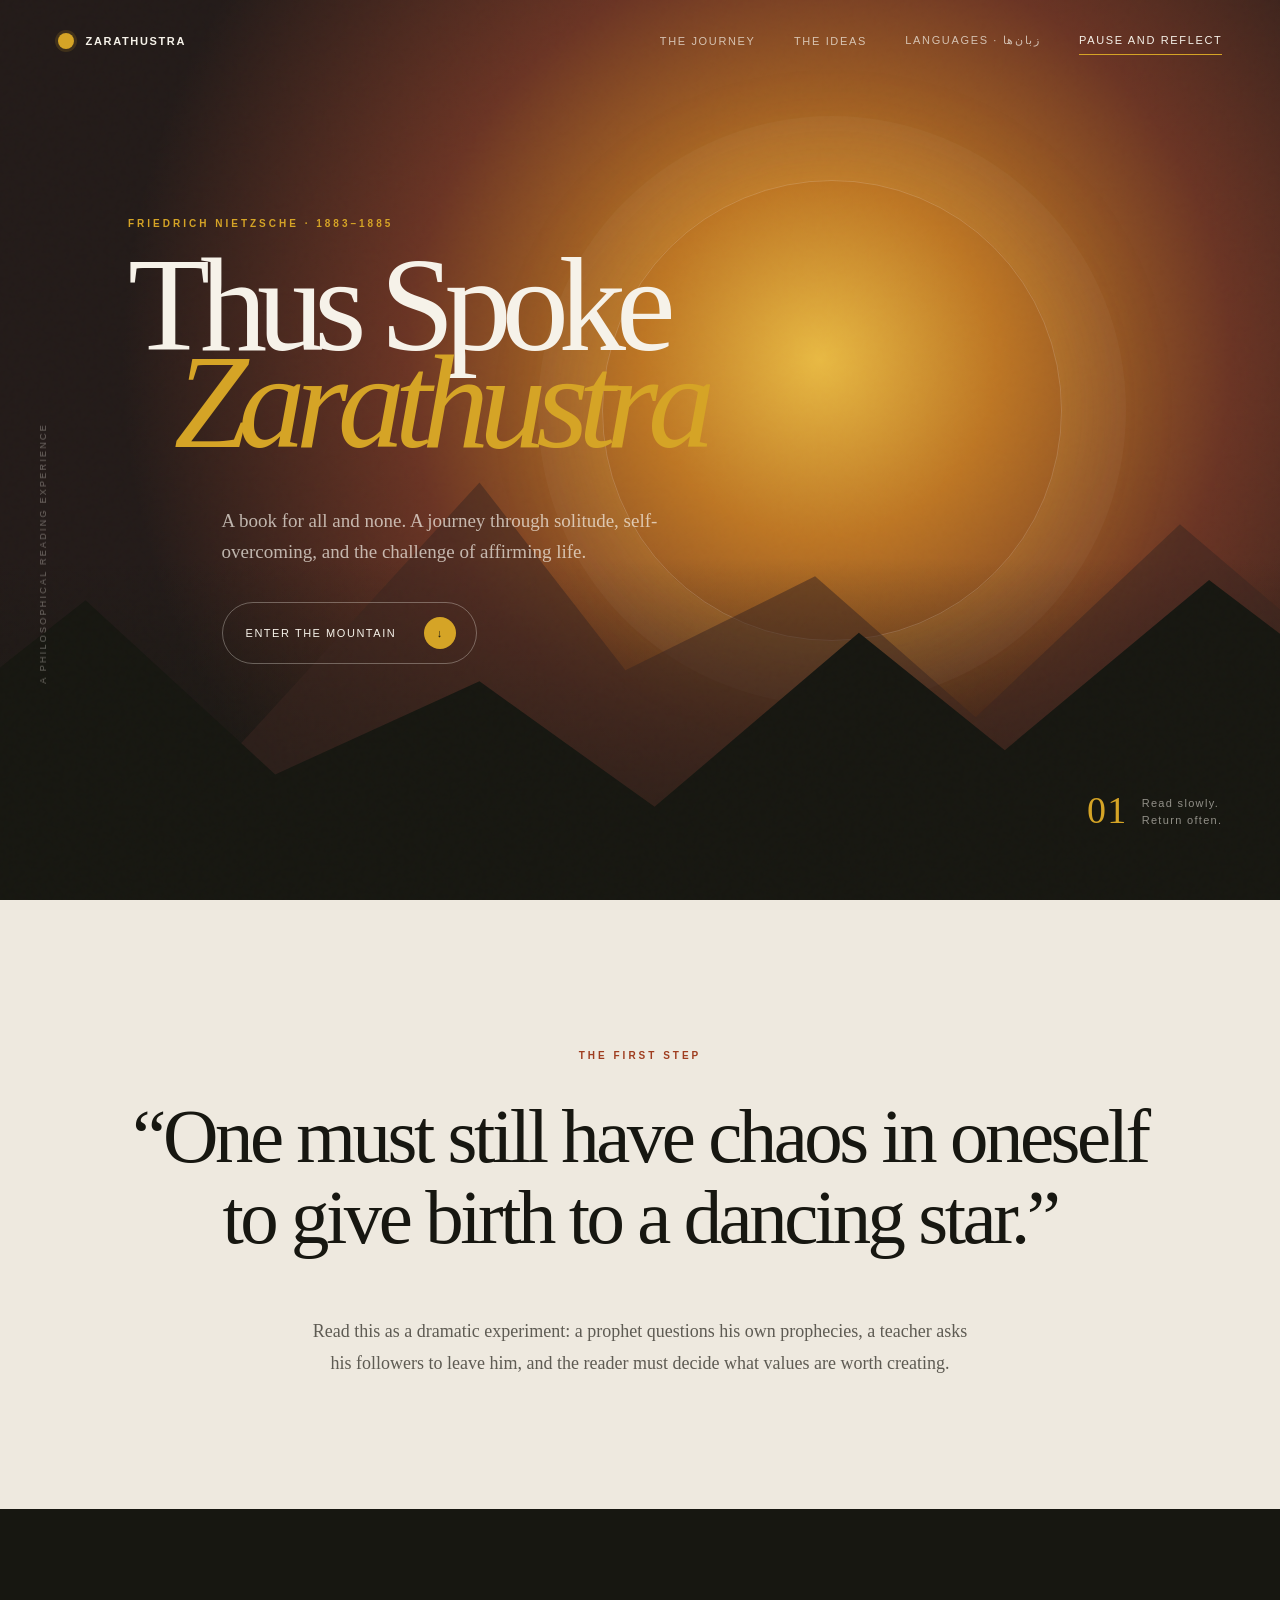
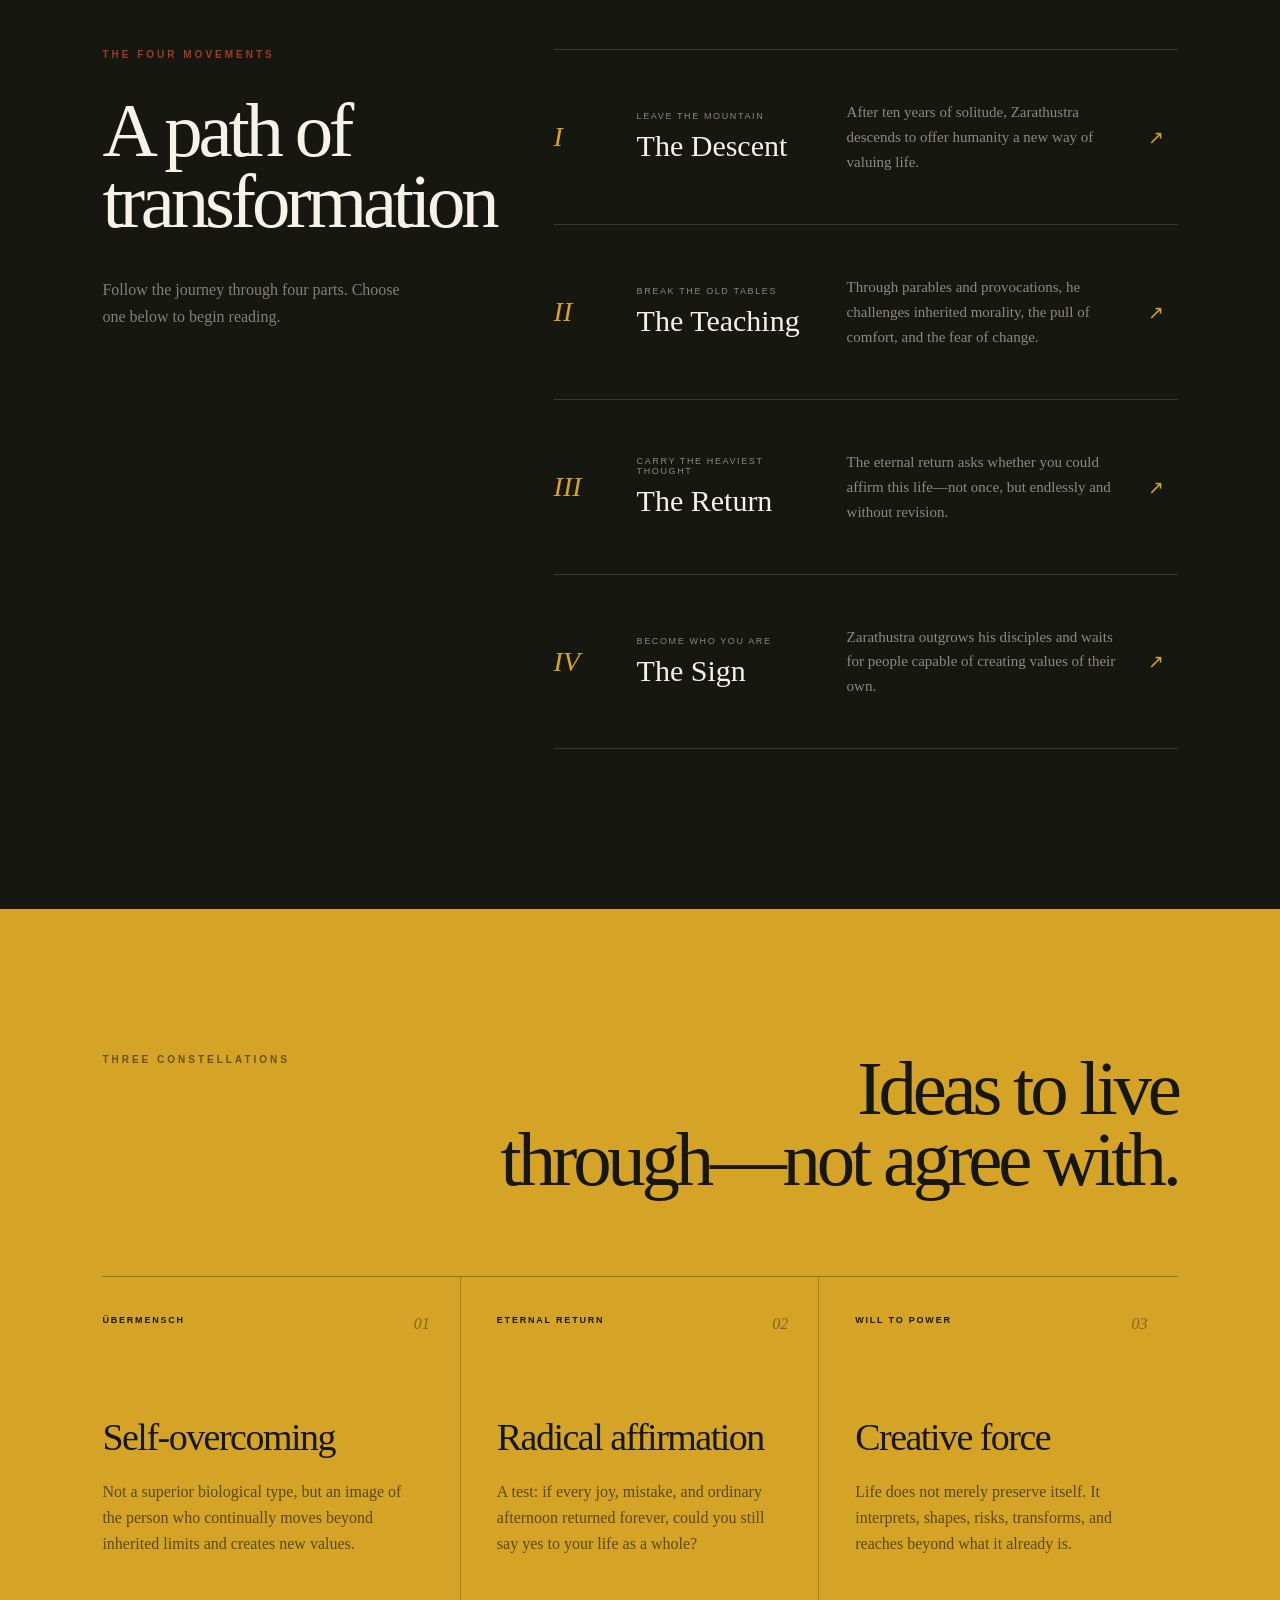
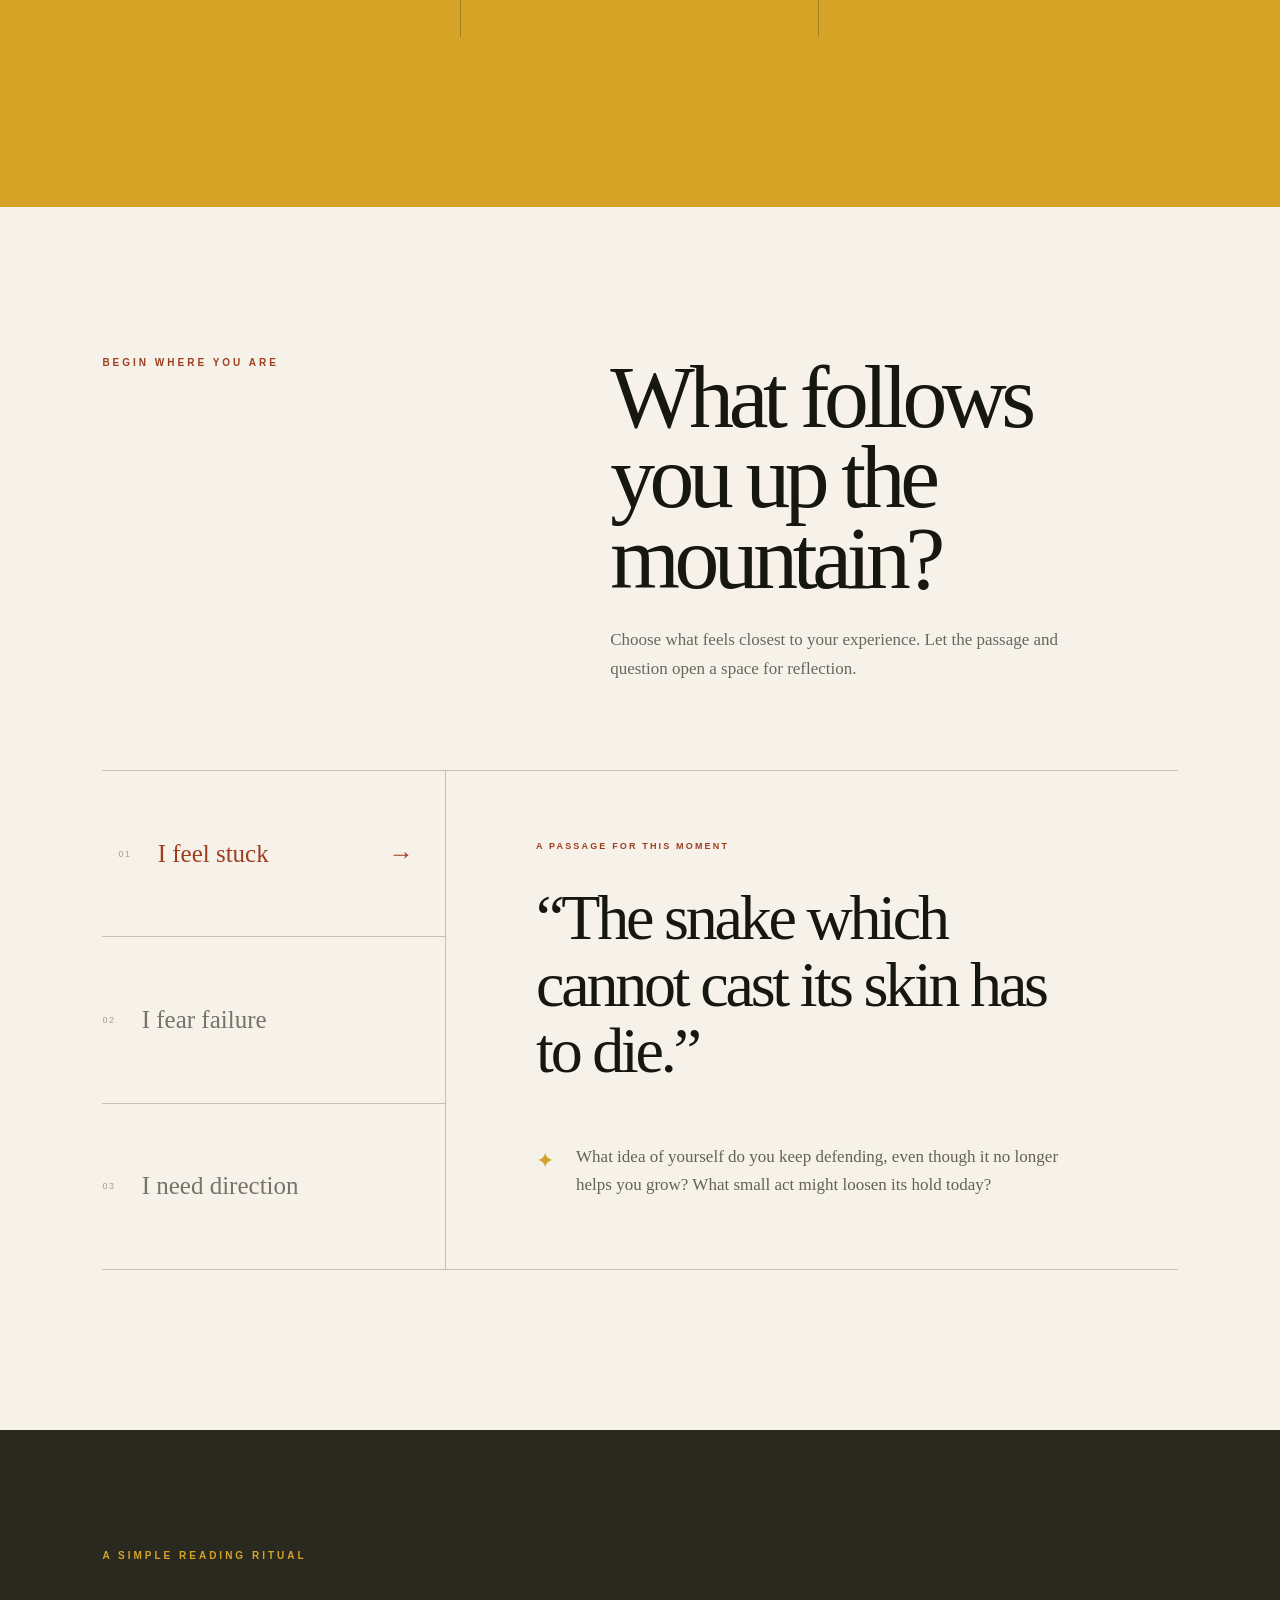
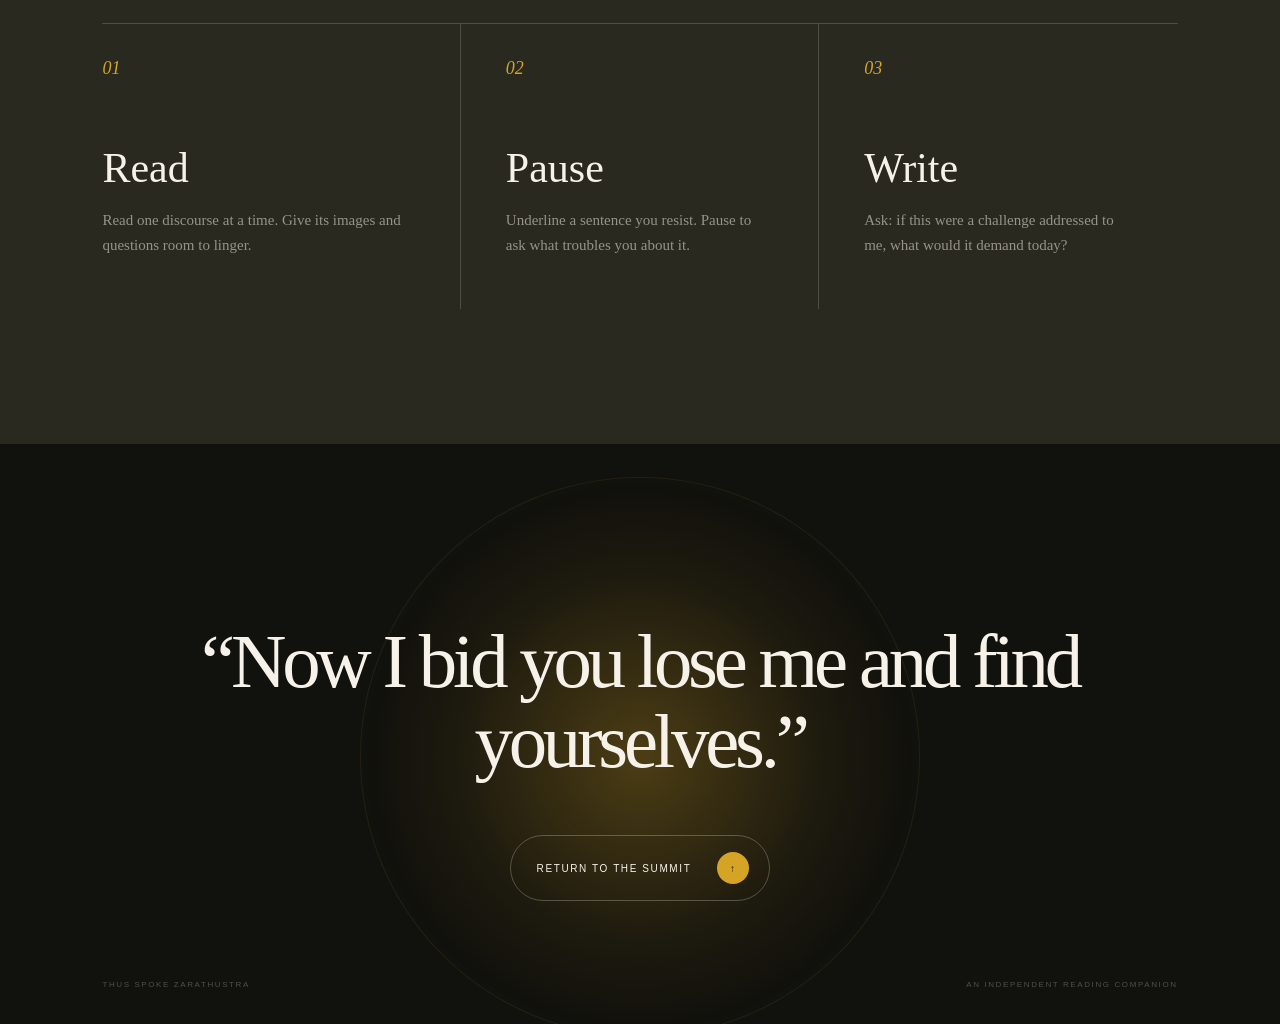
<file: index.html>
<!doctype html>
<html lang="en">
  <head>
    <meta charset="UTF-8" />
    <meta name="viewport" content="width=device-width, initial-scale=1" />
    <meta name="theme-color" content="#171711" />
    <title>Thus Spoke Zarathustra — A Guided Reading Companion</title>
    <meta
      name="description"
      content="Explore Friedrich Nietzsche's Thus Spoke Zarathustra through its journey, central ideas, selected passages, and reflective reading prompts."
    />
    <meta name="robots" content="index, follow, max-image-preview:large" />
    <meta property="og:title" content="Thus Spoke Zarathustra" />
    <meta
      property="og:description"
      content="Descend, unlearn, overcome—and affirm the life that is yours."
    />
    <meta property="og:type" content="website" />
    <meta property="og:url" content="https://thusspokezarathustra.org/" />
    <meta property="og:site_name" content="Thus Spoke Zarathustra" />
    <meta property="og:locale" content="en_US" />
    <meta name="twitter:card" content="summary" />
    <link rel="canonical" href="https://thusspokezarathustra.org/" />
    <link rel="icon" href="favicon.svg" type="image/svg+xml" />
    <link rel="stylesheet" href="styles.css" />
    <script src="script.js" defer></script>
    <script type="application/ld+json">
      {
        "@context": "https://schema.org",
        "@type": "WebSite",
        "name": "Thus Spoke Zarathustra",
        "url": "https://thusspokezarathustra.org/",
        "description": "An independent guided reading companion to Friedrich Nietzsche's Thus Spoke Zarathustra.",
        "inLanguage": "en",
        "about": {
          "@type": "Book",
          "name": "Thus Spoke Zarathustra",
          "alternateName": "Also sprach Zarathustra",
          "author": {
            "@type": "Person",
            "name": "Friedrich Nietzsche"
          }
        }
      }
    </script>
  </head>
  <body>
    <a class="skip-link" href="#main">Skip to content</a>

    <header class="site-nav" aria-label="Primary navigation">
      <a class="wordmark" href="#top" aria-label="Thus Spoke Zarathustra home">
        <span class="sun-mark" aria-hidden="true"></span>
        <span>Zarathustra</span>
      </a>
      <nav aria-label="Page sections">
        <a href="#journey">The journey</a>
        <a href="#ideas">The ideas</a>
        <a href="languages.html">Languages · زبان‌ها</a>
        <a class="nav-cta" href="#begin">Pause and reflect</a>
      </nav>
    </header>

    <main id="main">
      <section class="hero" id="top" aria-labelledby="hero-title">
        <div class="hero-aura" aria-hidden="true"></div>
        <div class="mountain mountain-back" aria-hidden="true"></div>
        <div class="mountain mountain-front" aria-hidden="true"></div>

        <div class="hero-copy">
          <p class="kicker">Friedrich Nietzsche · 1883–1885</p>
          <h1 id="hero-title">Thus Spoke <em>Zarathustra</em></h1>
          <p class="hero-intro">
            A book for all and none. A journey through solitude,
            self-overcoming, and the challenge of affirming life.
          </p>
          <a class="primary-button" href="#journey">
            Enter the mountain
            <span aria-hidden="true">↓</span>
          </a>
        </div>

        <p class="vertical-note" aria-hidden="true">
          A philosophical reading experience
        </p>
        <div class="edition-note" aria-hidden="true">
          <span>01</span>
          <p>Read slowly.<br />Return often.</p>
        </div>
      </section>

      <section class="manifesto" aria-labelledby="opening-quote">
        <p class="section-tag">The first step</p>
        <blockquote id="opening-quote">
          “One must still have chaos in oneself to give birth to a dancing
          star.”
        </blockquote>
        <p class="manifesto-copy">
          Read this as a dramatic experiment: a prophet questions his own
          prophecies, a teacher asks his followers to leave him, and the reader
          must decide what values are worth creating.
        </p>
      </section>

      <section class="journey" id="journey" aria-labelledby="journey-title">
        <div class="section-heading">
          <p class="section-tag">The four movements</p>
          <h2 id="journey-title">A path of<br />transformation</h2>
          <p>Follow the journey through four parts. Choose one below to begin reading.</p>
        </div>

        <div class="movement-list">
          <a class="movement" href="part-1.html" aria-label="Read Part I: The Descent">
            <span class="movement-number">I</span>
            <div>
              <p>Leave the mountain</p>
              <h3>The Descent</h3>
            </div>
            <p class="movement-text">
              After ten years of solitude, Zarathustra descends to offer
              humanity a new way of valuing life.
            </p>
            <span class="movement-arrow" aria-hidden="true">↗</span>
          </a>

          <a class="movement" href="part-2.html" aria-label="Read Part II: The Teaching">
            <span class="movement-number">II</span>
            <div>
              <p>Break the old tables</p>
              <h3>The Teaching</h3>
            </div>
            <p class="movement-text">
              Through parables and provocations, he challenges inherited
              morality, the pull of comfort, and the fear of change.
            </p>
            <span class="movement-arrow" aria-hidden="true">↗</span>
          </a>

          <a class="movement" href="part-3.html" aria-label="Read Part III: The Return">
            <span class="movement-number">III</span>
            <div>
              <p>Carry the heaviest thought</p>
              <h3>The Return</h3>
            </div>
            <p class="movement-text">
              The eternal return asks whether you could affirm this life—not
              once, but endlessly and without revision.
            </p>
            <span class="movement-arrow" aria-hidden="true">↗</span>
          </a>

          <a class="movement" href="part-4.html" aria-label="Read Part IV: The Sign">
            <span class="movement-number">IV</span>
            <div>
              <p>Become who you are</p>
              <h3>The Sign</h3>
            </div>
            <p class="movement-text">
              Zarathustra outgrows his disciples and waits for people capable
              of creating values of their own.
            </p>
            <span class="movement-arrow" aria-hidden="true">↗</span>
          </a>
        </div>
      </section>

      <section class="ideas" id="ideas" aria-labelledby="ideas-title">
        <div class="ideas-title">
          <p class="section-tag">Three constellations</p>
          <h2 id="ideas-title">Ideas to live<br />through—not agree with.</h2>
        </div>

        <div class="concept-grid">
          <article class="concept">
            <span class="concept-index">01</span>
            <p class="concept-eyebrow">Übermensch</p>
            <h3>Self-overcoming</h3>
            <p>
              Not a superior biological type, but an image of the person who
              continually moves beyond inherited limits and creates new values.
            </p>
          </article>

          <article class="concept">
            <span class="concept-index">02</span>
            <p class="concept-eyebrow">Eternal return</p>
            <h3>Radical affirmation</h3>
            <p>
              A test: if every joy, mistake, and ordinary afternoon returned
              forever, could you still say yes to your life as a whole?
            </p>
          </article>

          <article class="concept">
            <span class="concept-index">03</span>
            <p class="concept-eyebrow">Will to power</p>
            <h3>Creative force</h3>
            <p>
              Life does not merely preserve itself. It interprets, shapes,
              risks, transforms, and reaches beyond what it already is.
            </p>
          </article>
        </div>
      </section>

      <section class="begin" id="begin" aria-labelledby="begin-title">
        <div class="begin-heading">
          <p class="section-tag">Begin where you are</p>
          <h2 id="begin-title">What follows<br />you up the mountain?</h2>
          <p>
            Choose what feels closest to your experience. Let the passage and
            question open a space for reflection.
          </p>
        </div>

        <div class="reflection-shell">
          <div class="reflection-tabs" role="tablist" aria-label="Choose your present question">
            <button
              class="active"
              id="tab-stuck"
              role="tab"
              aria-selected="true"
              aria-controls="reflection-panel"
              data-reflection="stuck"
              type="button"
            >
              <span>01</span>I feel stuck
            </button>
            <button
              id="tab-failure"
              role="tab"
              aria-selected="false"
              aria-controls="reflection-panel"
              data-reflection="failure"
              type="button"
            >
              <span>02</span>I fear failure
            </button>
            <button
              id="tab-direction"
              role="tab"
              aria-selected="false"
              aria-controls="reflection-panel"
              data-reflection="direction"
              type="button"
            >
              <span>03</span>I need direction
            </button>
          </div>

          <div
            class="reflection-panel"
            id="reflection-panel"
            role="tabpanel"
            aria-live="polite"
            aria-labelledby="tab-stuck"
          >
            <p class="passage-label">A passage for this moment</p>
            <blockquote data-passage>
              “The snake which cannot cast its skin has to die.”
            </blockquote>
            <div class="reflection-question">
              <span aria-hidden="true">✦</span>
              <p data-thought>
                What idea of yourself do you keep defending, even though it no
                longer helps you grow? What small act might loosen its hold today?
              </p>
            </div>
          </div>
        </div>
      </section>

      <section class="ritual" aria-labelledby="ritual-title">
        <p class="section-tag" id="ritual-title">A simple reading ritual</p>
        <div class="ritual-grid">
          <article>
            <span>01</span>
            <h3>Read</h3>
            <p>
              Read one discourse at a time. Give its images and questions
              room to linger.
            </p>
          </article>
          <article>
            <span>02</span>
            <h3>Pause</h3>
            <p>
              Underline a sentence you resist. Pause to ask what troubles
              you about it.
            </p>
          </article>
          <article>
            <span>03</span>
            <h3>Write</h3>
            <p>
              Ask: if this were a challenge addressed to me, what would it
              demand today?
            </p>
          </article>
        </div>
      </section>
    </main>

    <footer>
      <div class="footer-sun" aria-hidden="true"></div>
      <p>“Now I bid you lose me and find yourselves.”</p>
      <a href="#top">
        Return to the summit <span aria-hidden="true">↑</span>
      </a>
      <div class="footer-meta">
        <span>Thus Spoke Zarathustra</span>
        <span>An independent reading companion</span>
      </div>
    </footer>
  </body>
</html>
</file>
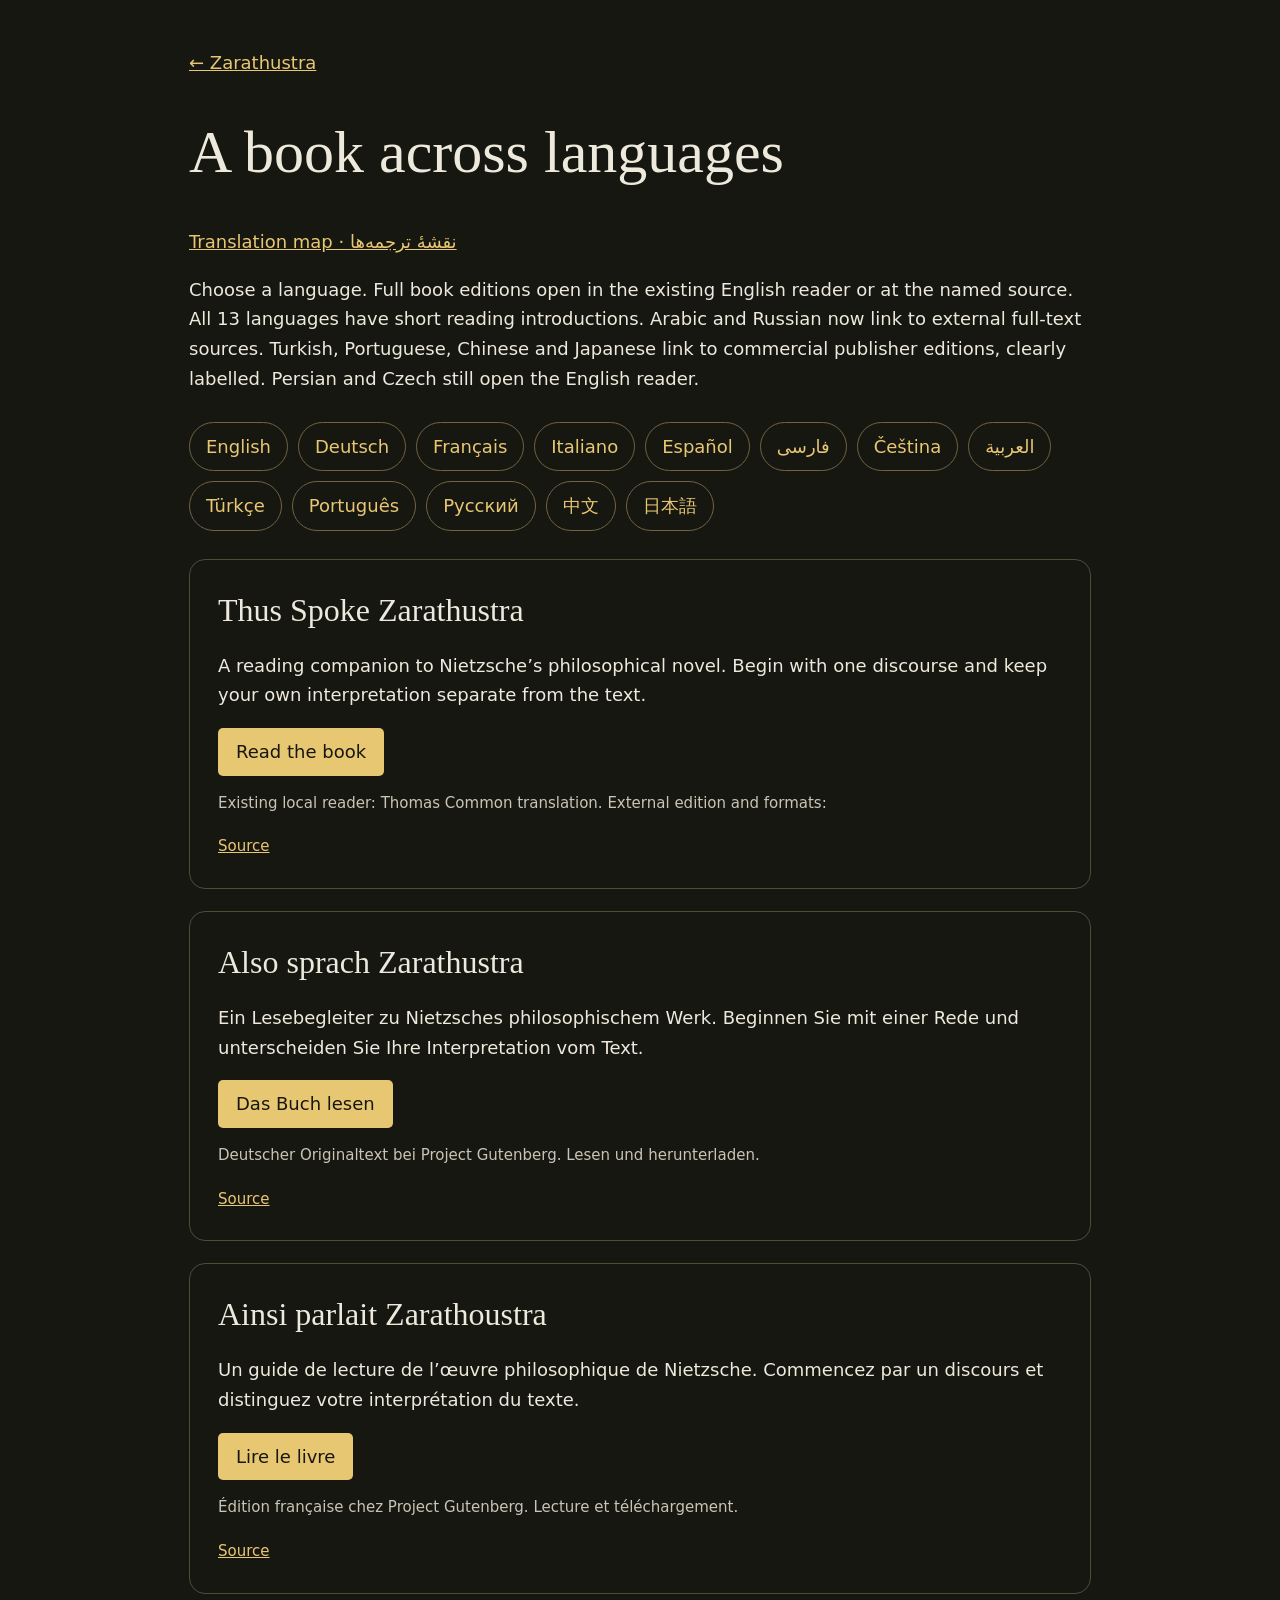
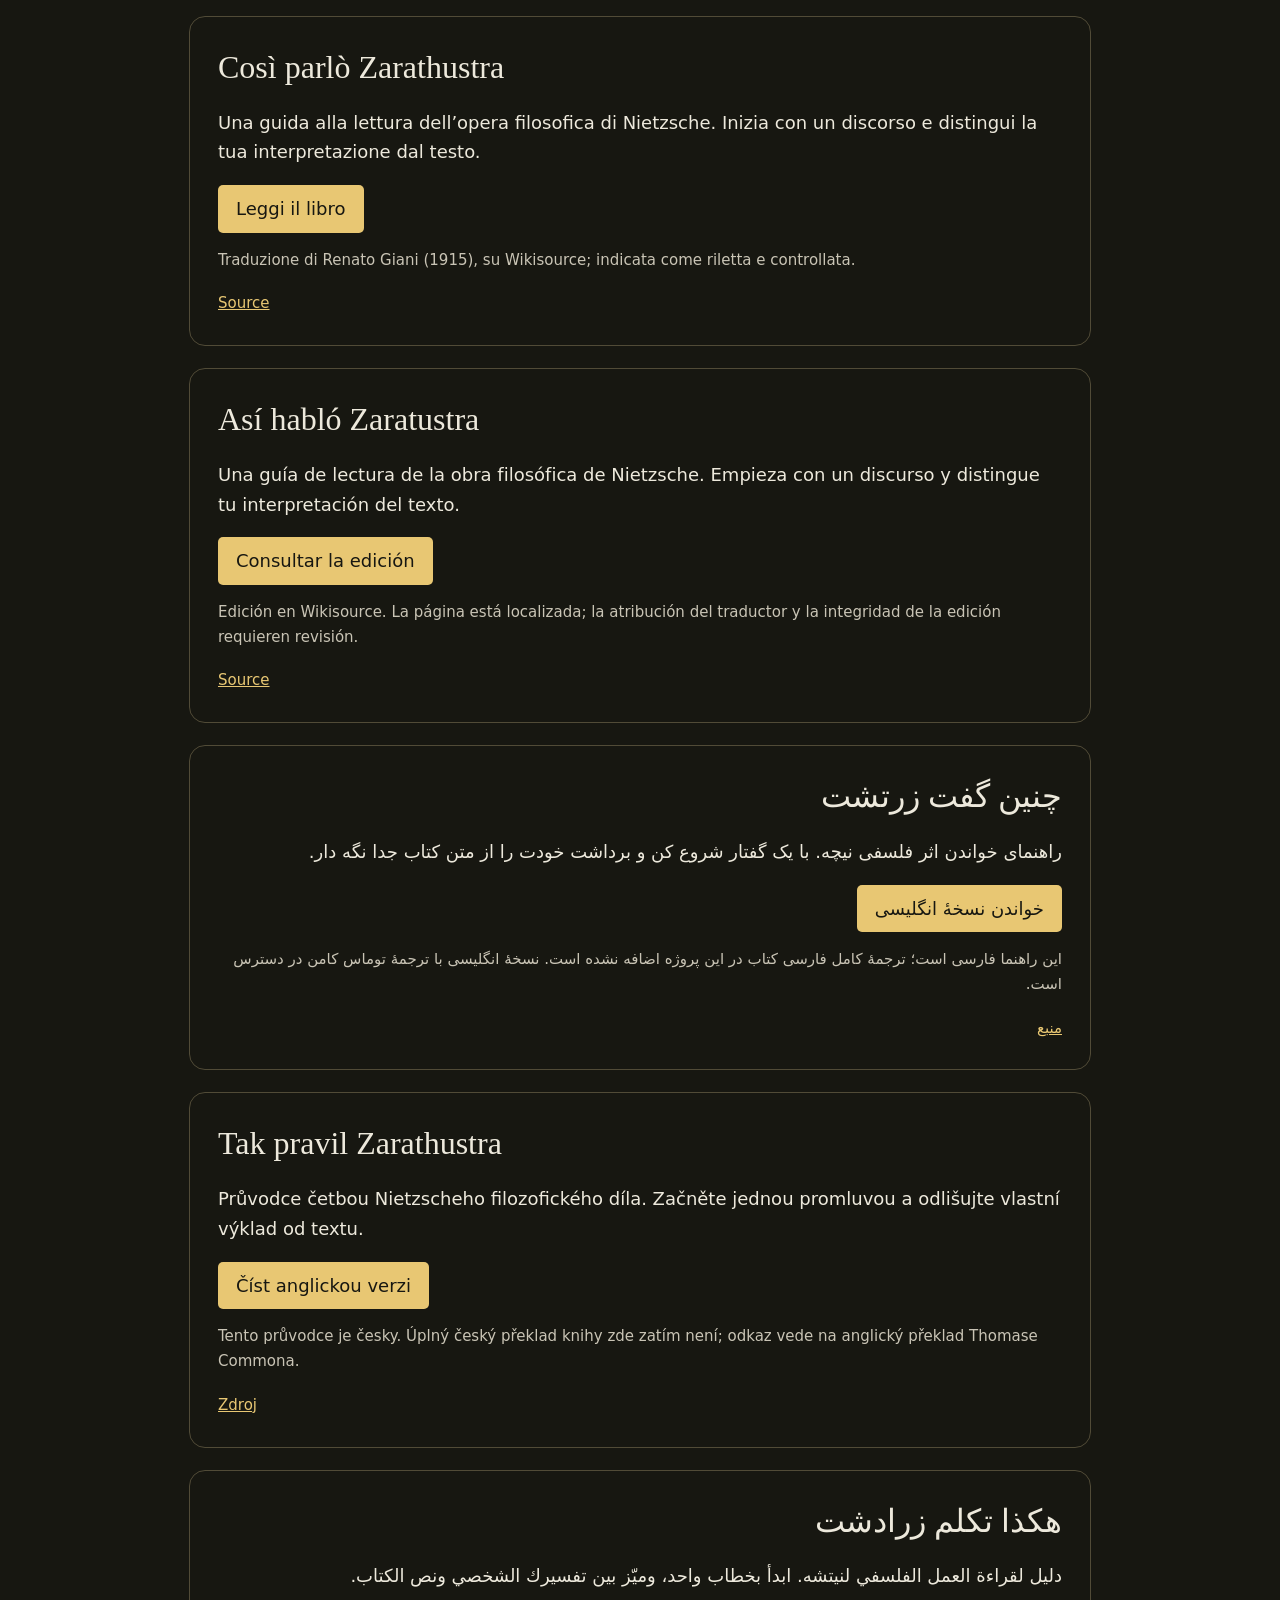
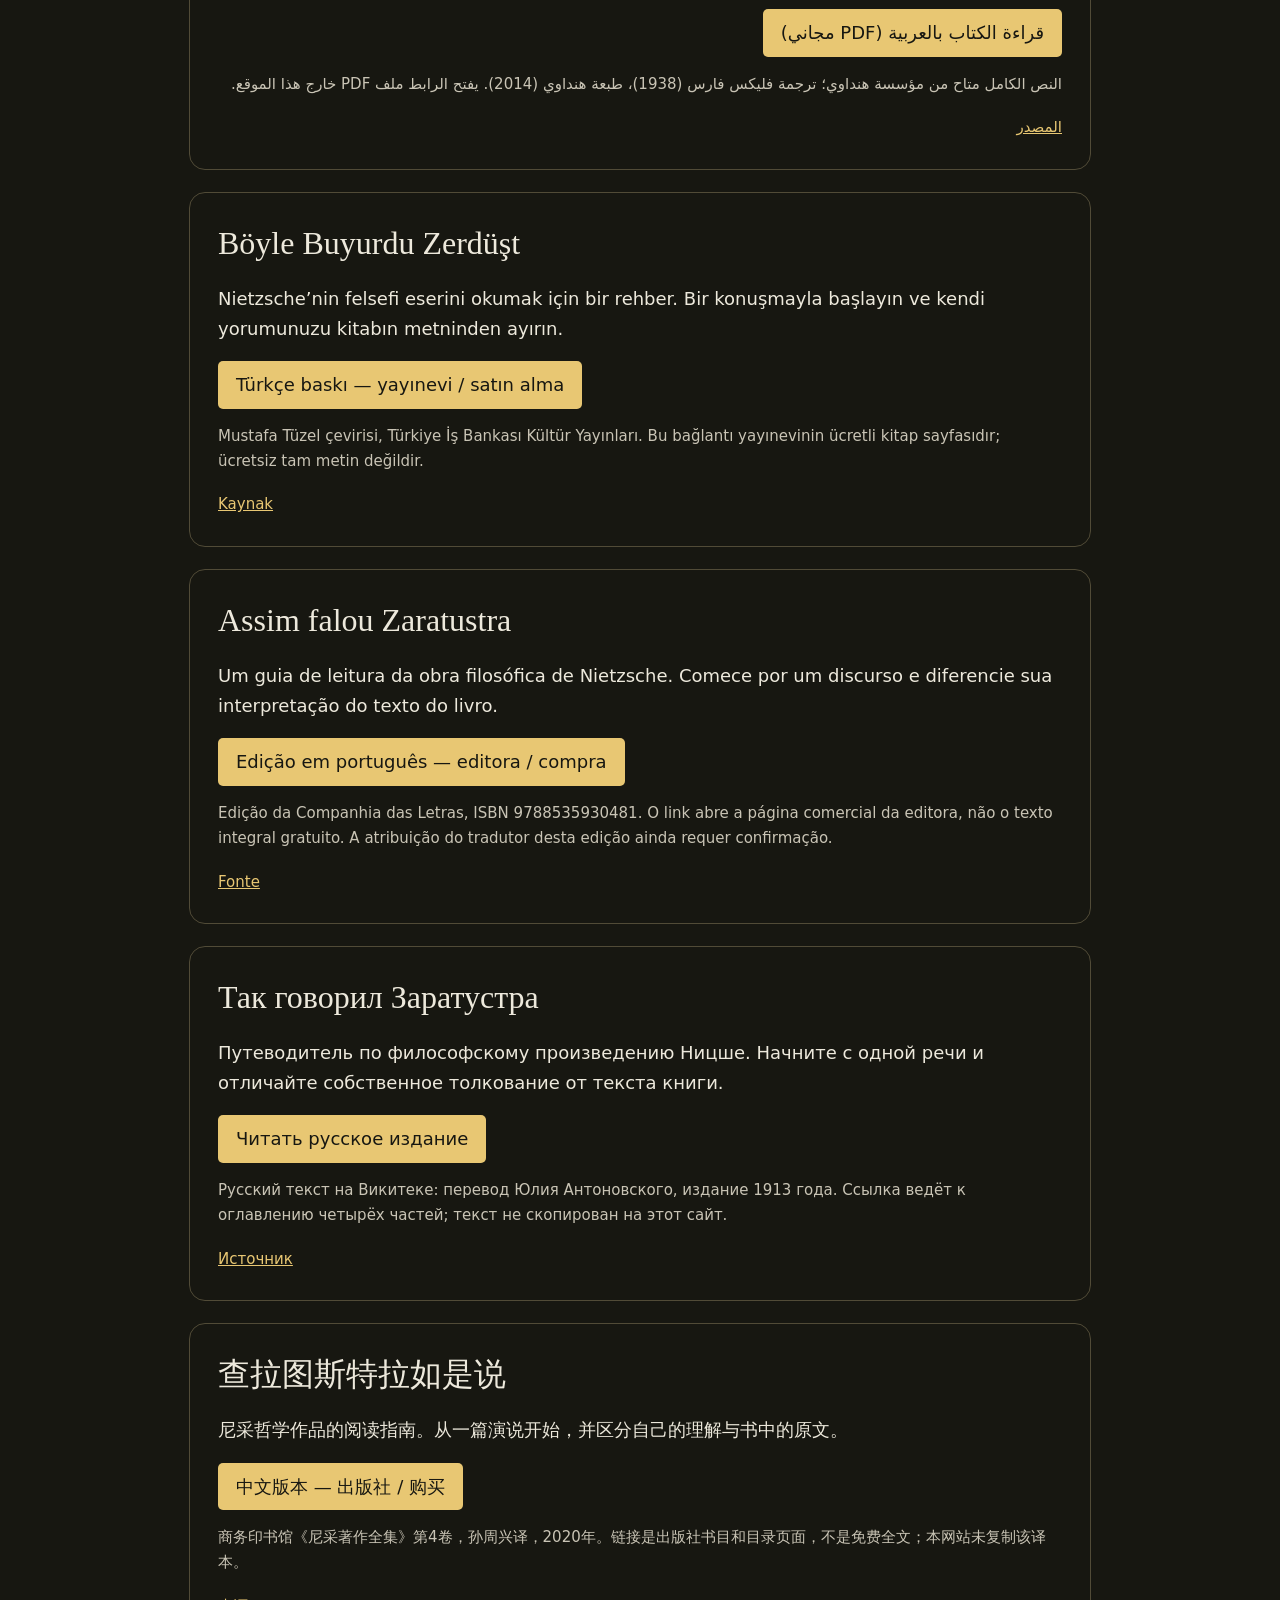
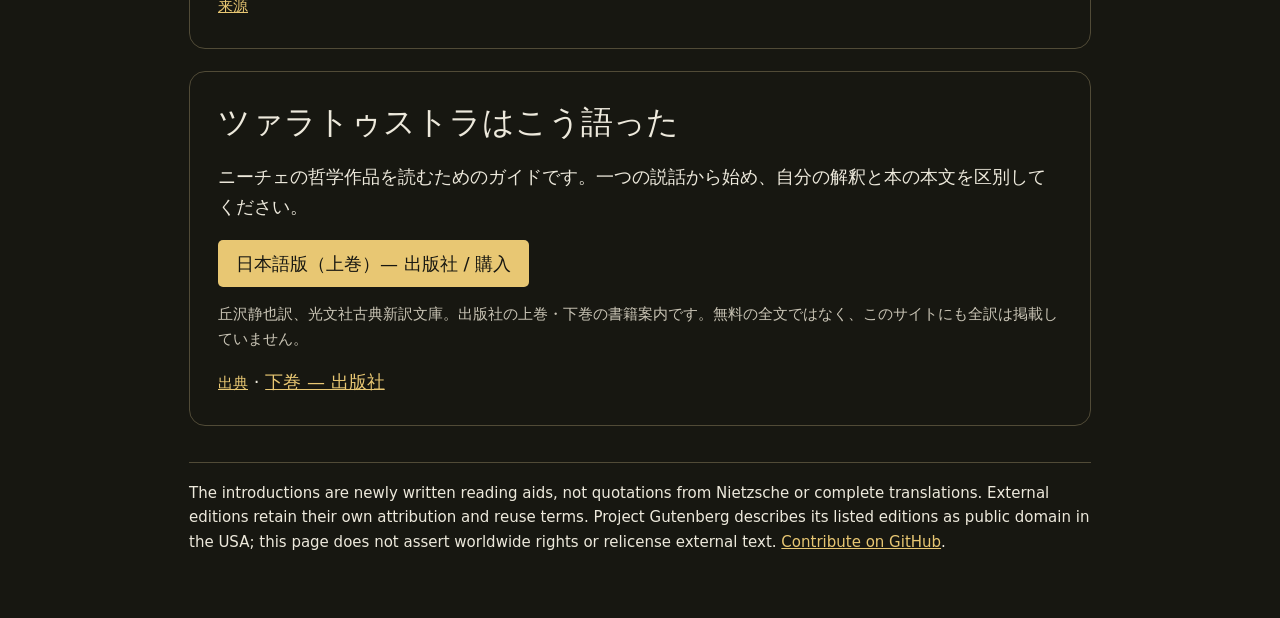
<file: languages.html>
<!doctype html>
<html lang="en"><head><meta charset="utf-8"><meta name="viewport" content="width=device-width,initial-scale=1">
<title>Zarathustra · Languages</title><meta name="description" content="Read Thus Spoke Zarathustra in several languages with source editions and short reading introductions."><link rel="icon" href="favicon.svg">
<style>:root{color-scheme:dark}*{box-sizing:border-box}body{margin:0;background:#171711;color:#ede9dc;font:18px/1.65 system-ui,sans-serif}main{max-width:950px;margin:auto;padding:48px 24px}a{color:#e8c773}nav{display:flex;flex-wrap:wrap;gap:10px;margin:28px 0}nav a{padding:9px 16px;border:1px solid #706342;border-radius:25px;text-decoration:none}h1{font:clamp(32px,6vw,60px)/1.15 Georgia,serif}article{padding:28px;margin:22px 0;border:1px solid #514b37;border-radius:16px;scroll-margin-top:24px}h2{margin:0;font:32px/1.4 Georgia,serif}.read{display:inline-block;background:#e8c773;color:#171711;text-decoration:none;padding:9px 18px;border-radius:5px}.note{font-size:15px;color:#c9c4b5}.source{font-size:15px}.foot{margin-top:36px;border-top:1px solid #514b37;padding-top:18px;font-size:15px}article:target{border-color:#e8c773;background:#242319}</style></head>
<body><main><a href="index.html">← Zarathustra</a><h1>A book across languages</h1>
<p><a href="translation-map.html">Translation map · نقشهٔ ترجمه‌ها</a></p>
<p>Choose a language. Full book editions open in the existing English reader or at the named source. All 13 languages have short reading introductions. Arabic and Russian now link to external full-text sources. Turkish, Portuguese, Chinese and Japanese link to commercial publisher editions, clearly labelled. Persian and Czech still open the English reader.</p>
<nav aria-label="Languages"><a href="#en" lang="en">English</a><a href="#de" lang="de">Deutsch</a><a href="#fr" lang="fr">Français</a><a href="#it" lang="it">Italiano</a><a href="#es" lang="es">Español</a><a href="#fa" lang="fa" dir="rtl">فارسی</a><a href="#cs" lang="cs">Čeština</a><a href="#ar" lang="ar" dir="rtl">العربية</a><a href="#tr" lang="tr">Türkçe</a><a href="#pt" lang="pt">Português</a><a href="#ru" lang="ru">Русский</a><a href="#zh" lang="zh">中文</a><a href="#ja" lang="ja">日本語</a></nav>
<article id="en" lang="en" dir="ltr"><h2>Thus Spoke Zarathustra</h2><p>A reading companion to Nietzsche’s philosophical novel. Begin with one discourse and keep your own interpretation separate from the text.</p><a class="read" href="part-1.html">Read the book</a><p class="note">Existing local reader: Thomas Common translation. External edition and formats:</p><a class="source" href="https://www.gutenberg.org/ebooks/1998">Source</a></article>
<article id="de" lang="de" dir="ltr"><h2>Also sprach Zarathustra</h2><p>Ein Lesebegleiter zu Nietzsches philosophischem Werk. Beginnen Sie mit einer Rede und unterscheiden Sie Ihre Interpretation vom Text.</p><a class="read" href="https://www.gutenberg.org/ebooks/7205">Das Buch lesen</a><p class="note">Deutscher Originaltext bei Project Gutenberg. Lesen und herunterladen.</p><a class="source" href="https://www.gutenberg.org/ebooks/7205">Source</a></article>
<article id="fr" lang="fr" dir="ltr"><h2>Ainsi parlait Zarathoustra</h2><p>Un guide de lecture de l’œuvre philosophique de Nietzsche. Commencez par un discours et distinguez votre interprétation du texte.</p><a class="read" href="https://dev.gutenberg.org/ebooks/5258">Lire le livre</a><p class="note">Édition française chez Project Gutenberg. Lecture et téléchargement.</p><a class="source" href="https://dev.gutenberg.org/ebooks/5258">Source</a></article>
<article id="it" lang="it" dir="ltr"><h2>Così parlò Zarathustra</h2><p>Una guida alla lettura dell’opera filosofica di Nietzsche. Inizia con un discorso e distingui la tua interpretazione dal testo.</p><a class="read" href="https://it.wikisource.org/wiki/Cos%C3%AC_parl%C3%B2_Zarathustra">Leggi il libro</a><p class="note">Traduzione di Renato Giani (1915), su Wikisource; indicata come riletta e controllata.</p><a class="source" href="https://it.wikisource.org/wiki/Cos%C3%AC_parl%C3%B2_Zarathustra">Source</a></article>
<article id="es" lang="es" dir="ltr"><h2>Así habló Zaratustra</h2><p>Una guía de lectura de la obra filosófica de Nietzsche. Empieza con un discurso y distingue tu interpretación del texto.</p><a class="read" href="https://es.wikisource.org/wiki/As%C3%AD_habl%C3%B3_Zaratustra">Consultar la edición</a><p class="note">Edición en Wikisource. La página está localizada; la atribución del traductor y la integridad de la edición requieren revisión.</p><a class="source" href="https://es.wikisource.org/wiki/As%C3%AD_habl%C3%B3_Zaratustra">Source</a></article>
<article id="fa" lang="fa" dir="rtl"><h2>چنین گفت زرتشت</h2><p>راهنمای خواندن اثر فلسفی نیچه. با یک گفتار شروع کن و برداشت خودت را از متن کتاب جدا نگه دار.</p><a class="read" href="part-1.html">خواندن نسخهٔ انگلیسی</a><p class="note">این راهنما فارسی است؛ ترجمهٔ کامل فارسی کتاب در این پروژه اضافه نشده است. نسخهٔ انگلیسی با ترجمهٔ توماس کامن در دسترس است.</p><a class="source" href="https://www.gutenberg.org/ebooks/1998">منبع</a></article>
<article id="cs" lang="cs" dir="ltr"><h2>Tak pravil Zarathustra</h2><p>Průvodce četbou Nietzscheho filozofického díla. Začněte jednou promluvou a odlišujte vlastní výklad od textu.</p><a class="read" href="part-1.html">Číst anglickou verzi</a><p class="note">Tento průvodce je česky. Úplný český překlad knihy zde zatím není; odkaz vede na anglický překlad Thomase Commona.</p><a class="source" href="https://www.gutenberg.org/ebooks/1998">Zdroj</a></article>
<article id="ar" lang="ar" dir="rtl"><h2>هكذا تكلم زرادشت</h2><p>دليل لقراءة العمل الفلسفي لنيتشه. ابدأ بخطاب واحد، وميّز بين تفسيرك الشخصي ونص الكتاب.</p><a class="read" href="https://downloads.hindawi.org/books/19595390.pdf">قراءة الكتاب بالعربية (PDF مجاني)</a><p class="note">النص الكامل متاح من مؤسسة هنداوي؛ ترجمة فليكس فارس (1938)، طبعة هنداوي (2014). يفتح الرابط ملف PDF خارج هذا الموقع.</p><a class="source" href="https://www.safahat.org/books/19595390/">المصدر</a></article>
<article id="tr" lang="tr" dir="ltr"><h2>Böyle Buyurdu Zerdüşt</h2><p>Nietzsche’nin felsefi eserini okumak için bir rehber. Bir konuşmayla başlayın ve kendi yorumunuzu kitabın metninden ayırın.</p><a class="read" href="https://www.iskultur.com.tr/boyle-soyledi-zerdust.aspx">Türkçe baskı — yayınevi / satın alma</a><p class="note">Mustafa Tüzel çevirisi, Türkiye İş Bankası Kültür Yayınları. Bu bağlantı yayınevinin ücretli kitap sayfasıdır; ücretsiz tam metin değildir.</p><a class="source" href="https://www.iskultur.com.tr/boyle-soyledi-zerdust.aspx">Kaynak</a></article>
<article id="pt" lang="pt" dir="ltr"><h2>Assim falou Zaratustra</h2><p>Um guia de leitura da obra filosófica de Nietzsche. Comece por um discurso e diferencie sua interpretação do texto do livro.</p><a class="read" href="https://www.companhiadasletras.com.br/9788535930481-assim-falou-zaratustra/p">Edição em português — editora / compra</a><p class="note">Edição da Companhia das Letras, ISBN 9788535930481. O link abre a página comercial da editora, não o texto integral gratuito. A atribuição do tradutor desta edição ainda requer confirmação.</p><a class="source" href="https://www.companhiadasletras.com.br/9788535930481-assim-falou-zaratustra/p">Fonte</a></article>
<article id="ru" lang="ru" dir="ltr"><h2>Так говорил Заратустра</h2><p>Путеводитель по философскому произведению Ницше. Начните с одной речи и отличайте собственное толкование от текста книги.</p><a class="read" href="https://ru.wikisource.org/wiki/Так_говорил_Заратустра_(Ницше;_Антоновский)">Читать русское издание</a><p class="note">Русский текст на Викитеке: перевод Юлия Антоновского, издание 1913 года. Ссылка ведёт к оглавлению четырёх частей; текст не скопирован на этот сайт.</p><a class="source" href="https://ru.wikisource.org/wiki/Так_говорил_Заратустра_(Ницше;_Антоновский)">Источник</a></article>
<article id="zh" lang="zh" dir="ltr"><h2>查拉图斯特拉如是说</h2><p>尼采哲学作品的阅读指南。从一篇演说开始，并区分自己的理解与书中的原文。</p><a class="read" href="https://www.cp.com.cn/book/01e08ced-1.html">中文版本 — 出版社 / 购买</a><p class="note">商务印书馆《尼采著作全集》第4卷，孙周兴译，2020年。链接是出版社书目和目录页面，不是免费全文；本网站未复制该译本。</p><a class="source" href="https://www.cp.com.cn/book/01e08ced-1.html">来源</a></article>
<article id="ja" lang="ja" dir="ltr"><h2>ツァラトゥストラはこう語った</h2><p>ニーチェの哲学作品を読むためのガイドです。一つの説話から始め、自分の解釈と本の本文を区別してください。</p><a class="read" href="https://www.kotensinyaku.jp/books/book116/">日本語版（上巻）— 出版社 / 購入</a><p class="note">丘沢静也訳、光文社古典新訳文庫。出版社の上巻・下巻の書籍案内です。無料の全文ではなく、このサイトにも全訳は掲載していません。</p><a class="source" href="https://www.kotensinyaku.jp/books/book116/">出典</a> · <a href="https://www.kotensinyaku.jp/books/book121/">下巻 — 出版社</a></article>
<p class="foot">The introductions are newly written reading aids, not quotations from Nietzsche or complete translations. External editions retain their own attribution and reuse terms. Project Gutenberg describes its listed editions as public domain in the USA; this page does not assert worldwide rights or relicense external text. <a href="https://github.com/hadi1373z/Thusspokezarathustra">Contribute on GitHub</a>.</p>
</main></body></html>
</file>
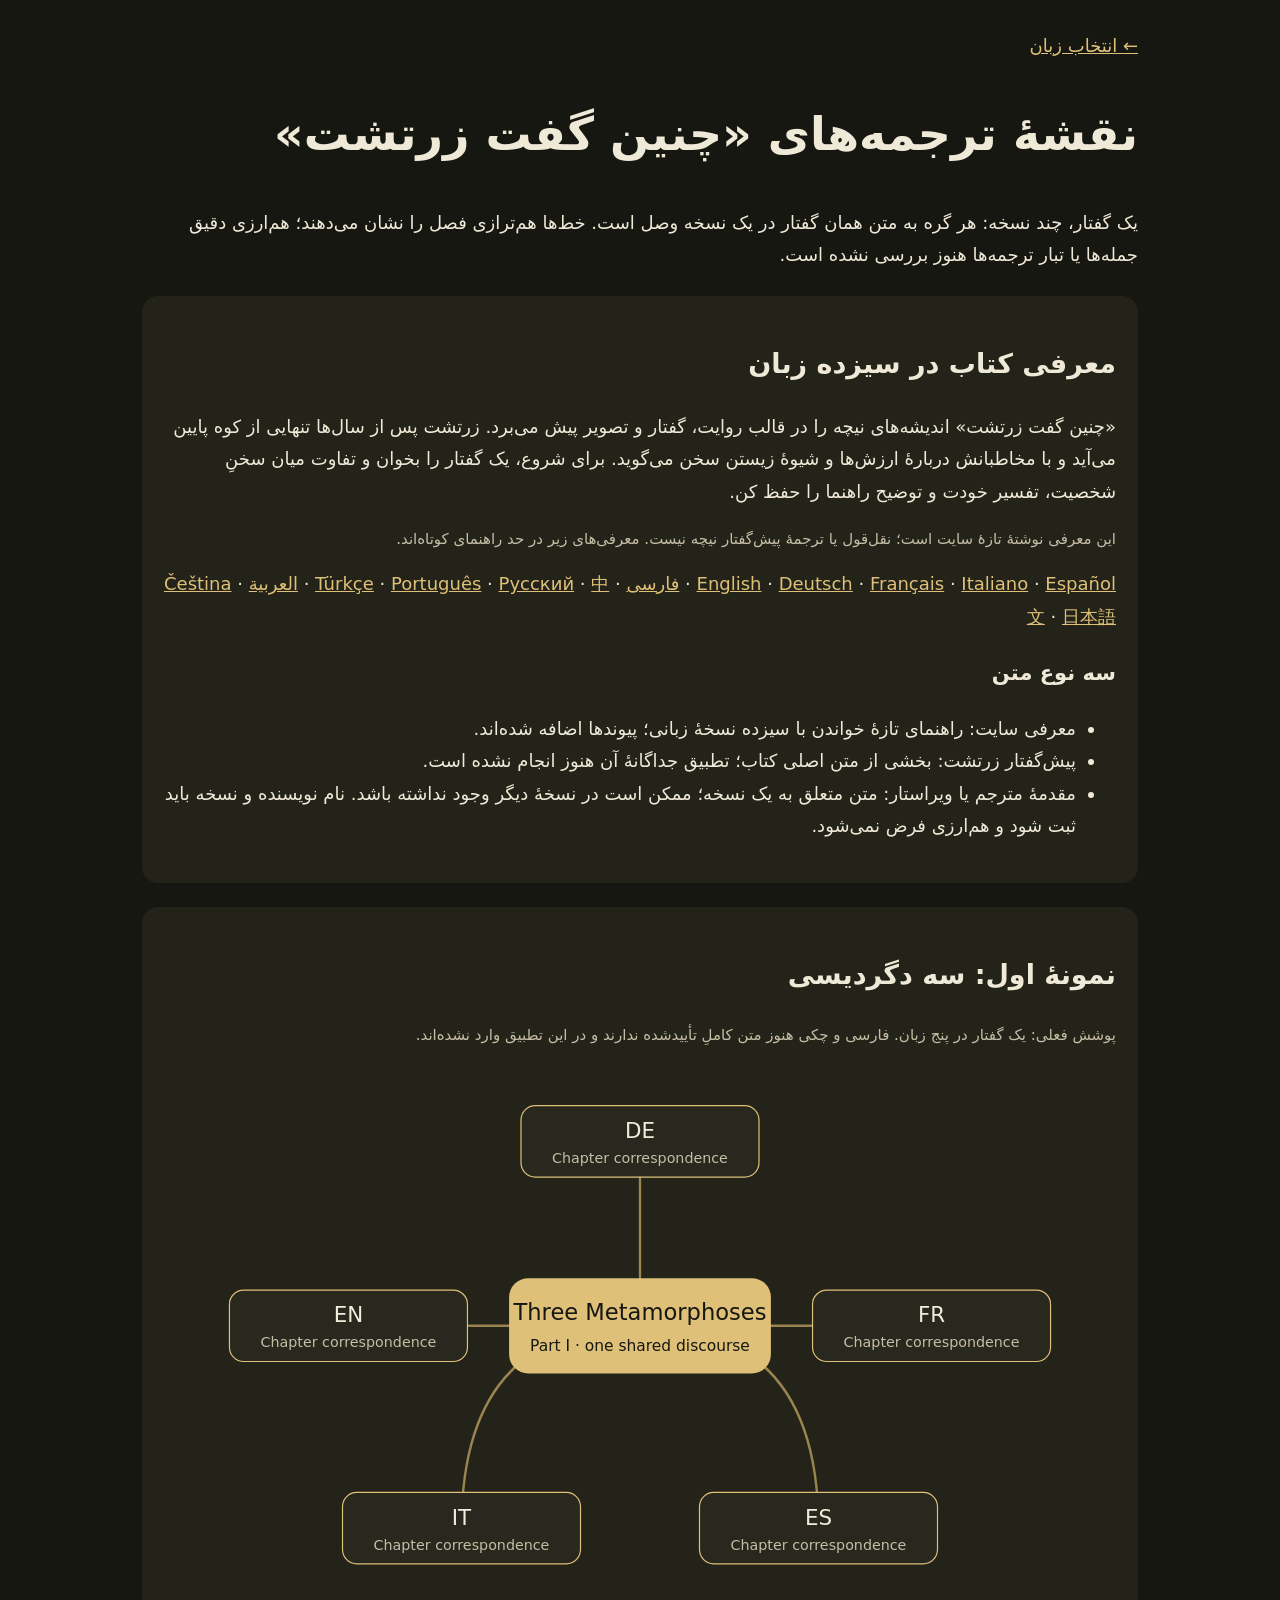
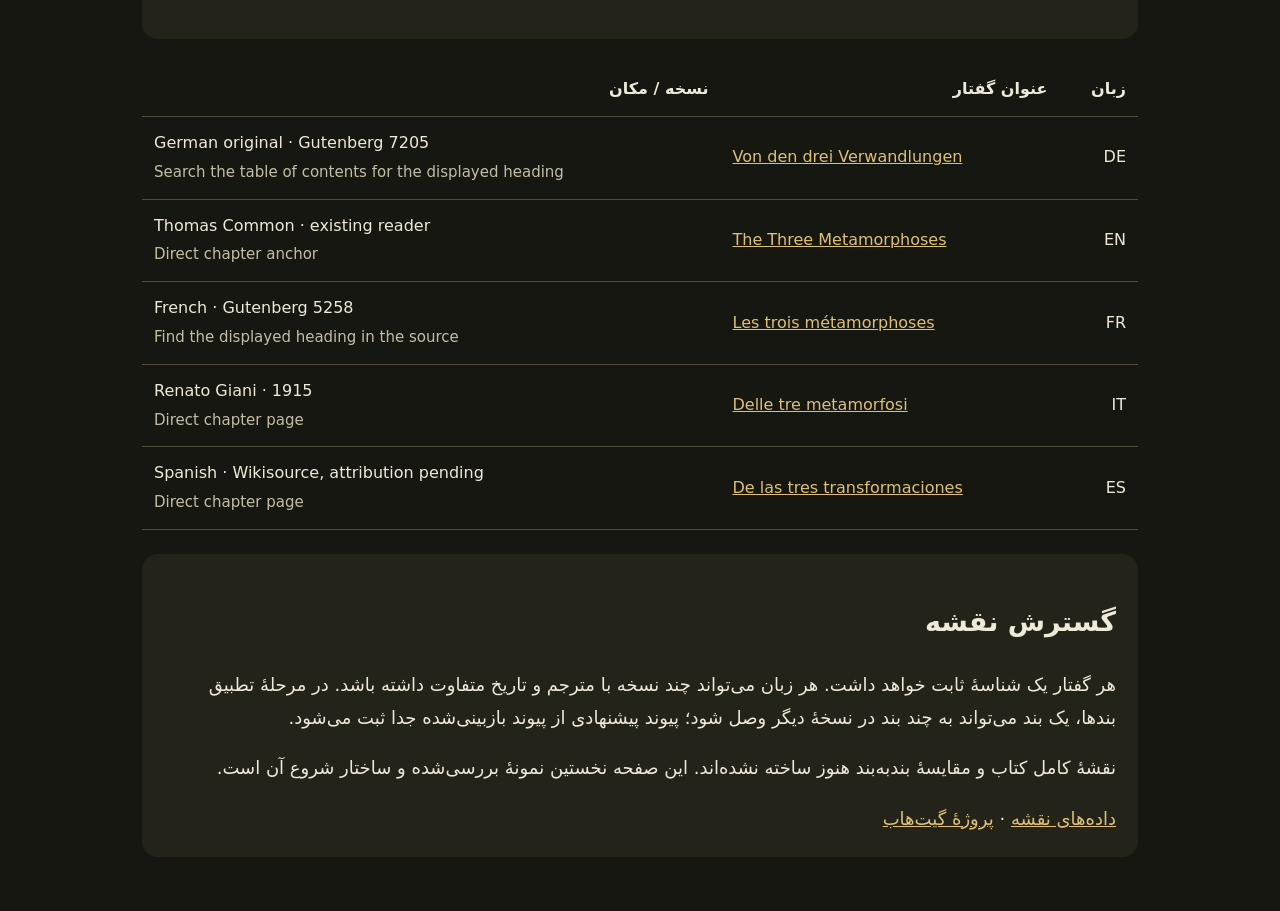
<file: translation-map.html>
<!doctype html><html lang="fa" dir="rtl"><head><meta charset="utf-8"><meta name="viewport" content="width=device-width,initial-scale=1"><title>نقشهٔ ترجمه‌های زرتشت</title><style>*{box-sizing:border-box}body{margin:0;background:#171711;color:#efe9d7;font:18px/1.8 system-ui,sans-serif}main{max-width:1040px;margin:auto;padding:30px 22px}a{color:#dec078}h1{font-size:clamp(28px,5vw,46px)}svg{width:100%;direction:ltr;display:block}svg a:focus rect{stroke:white;stroke-width:5}table{border-collapse:collapse;width:100%;font-size:16px}td,th{padding:12px;border-bottom:1px solid #504a38;text-align:start}section{background:#242319;padding:22px;border-radius:16px;margin:24px 0}.scroll{overflow:auto}.note{color:#c5bea6;font-size:15px}</style></head><body><main><a href="languages.html">← انتخاب زبان</a><h1>نقشهٔ ترجمه‌های «چنین گفت زرتشت»</h1><p>یک گفتار، چند نسخه: هر گره به متن همان گفتار در یک نسخه وصل است. خط‌ها هم‌ترازی فصل را نشان می‌دهند؛ هم‌ارزی دقیق جمله‌ها یا تبار ترجمه‌ها هنوز بررسی نشده است.</p><section id="introductions"><h2>معرفی کتاب در سیزده زبان</h2><p>«چنین گفت زرتشت» اندیشه‌های نیچه را در قالب روایت، گفتار و تصویر پیش می‌برد. زرتشت پس از سال‌ها تنهایی از کوه پایین می‌آید و با مخاطبانش دربارهٔ ارزش‌ها و شیوهٔ زیستن سخن می‌گوید. برای شروع، یک گفتار را بخوان و تفاوت میان سخنِ شخصیت، تفسیر خودت و توضیح راهنما را حفظ کن.</p><p class="note">این معرفی نوشتهٔ تازهٔ سایت است؛ نقل‌قول یا ترجمهٔ پیش‌گفتار نیچه نیست. معرفی‌های زیر در حد راهنمای کوتاه‌اند.</p><nav aria-label="Introduction languages"><a href="languages.html#en" lang="en">English</a> · <a href="languages.html#de" lang="de">Deutsch</a> · <a href="languages.html#fr" lang="fr">Français</a> · <a href="languages.html#it" lang="it">Italiano</a> · <a href="languages.html#es" lang="es">Español</a> · <a href="languages.html#fa" lang="fa">فارسی</a> · <a href="languages.html#cs" lang="cs">Čeština</a> · <a href="languages.html#ar" lang="ar" dir="rtl">العربية</a> · <a href="languages.html#tr" lang="tr">Türkçe</a> · <a href="languages.html#pt" lang="pt">Português</a> · <a href="languages.html#ru" lang="ru">Русский</a> · <a href="languages.html#zh" lang="zh">中文</a> · <a href="languages.html#ja" lang="ja">日本語</a></nav><h3>سه نوع متن</h3><ul><li>معرفی سایت: راهنمای تازهٔ خواندن با سیزده نسخهٔ زبانی؛ پیوندها اضافه شده‌اند.</li><li>پیش‌گفتار زرتشت: بخشی از متن اصلی کتاب؛ تطبیق جداگانهٔ آن هنوز انجام نشده است.</li><li>مقدمهٔ مترجم یا ویراستار: متن متعلق به یک نسخه؛ ممکن است در نسخهٔ دیگر وجود نداشته باشد. نام نویسنده و نسخه باید ثبت شود و هم‌ارزی فرض نمی‌شود.</li></ul></section><section id="chapters"><h2>نمونهٔ اول: سه دگردیسی</h2><p class="note">پوشش فعلی: یک گفتار در پنج زبان. فارسی و چکی هنوز متن کاملِ تأییدشده ندارند و در این تطبیق وارد نشده‌اند.</p><svg viewBox="0 0 800 465" role="img" aria-labelledby="maptitle mapdesc"><title id="maptitle">One discourse across five editions</title><desc id="mapdesc">The Three Metamorphoses is a shared chapter connected to German, English, French, Italian and Spanish editions. Lines mean chapter correspondence, not word-for-word equivalence.</desc><path d="M400 220 Q400 220 400 65" fill="none" stroke="#9a8450" stroke-width="2"/><path d="M400 220 Q155 220 155 220" fill="none" stroke="#9a8450" stroke-width="2"/><path d="M400 220 Q645 220 645 220" fill="none" stroke="#9a8450" stroke-width="2"/><path d="M400 220 Q250 220 250 390" fill="none" stroke="#9a8450" stroke-width="2"/><path d="M400 220 Q550 220 550 390" fill="none" stroke="#9a8450" stroke-width="2"/><rect x="290" y="180" width="220" height="80" rx="16" fill="#dec078"/><text x="400" y="215" text-anchor="middle" fill="#171711" font-size="19">Three Metamorphoses</text><text x="400" y="241" text-anchor="middle" fill="#171711" font-size="13">Part I · one shared discourse</text><a href="https://www.gutenberg.org/cache/epub/7205/pg7205-images.html" aria-label="Read de chapter"><rect x="300" y="35" width="200" height="60" rx="12" fill="#29281e" stroke="#dec078"/><text x="400" y="62" text-anchor="middle" fill="#f1ecd9" font-size="18">DE</text><text x="400" y="83" text-anchor="middle" fill="#c5bea6" font-size="12">Chapter correspondence</text></a><a href="part-1.html#i-the-three-metamorphoses" aria-label="Read en chapter"><rect x="55" y="190" width="200" height="60" rx="12" fill="#29281e" stroke="#dec078"/><text x="155" y="217" text-anchor="middle" fill="#f1ecd9" font-size="18">EN</text><text x="155" y="238" text-anchor="middle" fill="#c5bea6" font-size="12">Chapter correspondence</text></a><a href="https://dev.gutenberg.org/cache/epub/5258/pg5258-images.html" aria-label="Read fr chapter"><rect x="545" y="190" width="200" height="60" rx="12" fill="#29281e" stroke="#dec078"/><text x="645" y="217" text-anchor="middle" fill="#f1ecd9" font-size="18">FR</text><text x="645" y="238" text-anchor="middle" fill="#c5bea6" font-size="12">Chapter correspondence</text></a><a href="https://it.wikisource.org/wiki/Cos%C3%AC_parl%C3%B2_Zarathustra/Parte_prima/Delle_tre_metamorfosi" aria-label="Read it chapter"><rect x="150" y="360" width="200" height="60" rx="12" fill="#29281e" stroke="#dec078"/><text x="250" y="387" text-anchor="middle" fill="#f1ecd9" font-size="18">IT</text><text x="250" y="408" text-anchor="middle" fill="#c5bea6" font-size="12">Chapter correspondence</text></a><a href="https://es.wikisource.org/wiki/Zaratustra_2:De_las_tres_transformaciones" aria-label="Read es chapter"><rect x="450" y="360" width="200" height="60" rx="12" fill="#29281e" stroke="#dec078"/><text x="550" y="387" text-anchor="middle" fill="#f1ecd9" font-size="18">ES</text><text x="550" y="408" text-anchor="middle" fill="#c5bea6" font-size="12">Chapter correspondence</text></a></svg></section><div class="scroll"><table><thead><tr><th>زبان</th><th>عنوان گفتار</th><th>نسخه / مکان</th></tr></thead><tbody><tr><td>DE</td><td lang="de" dir="ltr"><a href="https://www.gutenberg.org/cache/epub/7205/pg7205-images.html">Von den drei Verwandlungen</a></td><td dir="ltr">German original · Gutenberg 7205<br><span class="note">Search the table of contents for the displayed heading</span></td></tr><tr><td>EN</td><td lang="en" dir="ltr"><a href="part-1.html#i-the-three-metamorphoses">The Three Metamorphoses</a></td><td dir="ltr">Thomas Common · existing reader<br><span class="note">Direct chapter anchor</span></td></tr><tr><td>FR</td><td lang="fr" dir="ltr"><a href="https://dev.gutenberg.org/cache/epub/5258/pg5258-images.html">Les trois métamorphoses</a></td><td dir="ltr">French · Gutenberg 5258<br><span class="note">Find the displayed heading in the source</span></td></tr><tr><td>IT</td><td lang="it" dir="ltr"><a href="https://it.wikisource.org/wiki/Cos%C3%AC_parl%C3%B2_Zarathustra/Parte_prima/Delle_tre_metamorfosi">Delle tre metamorfosi</a></td><td dir="ltr">Renato Giani · 1915<br><span class="note">Direct chapter page</span></td></tr><tr><td>ES</td><td lang="es" dir="ltr"><a href="https://es.wikisource.org/wiki/Zaratustra_2:De_las_tres_transformaciones">De las tres transformaciones</a></td><td dir="ltr">Spanish · Wikisource, attribution pending<br><span class="note">Direct chapter page</span></td></tr></tbody></table></div><section><h2>گسترش نقشه</h2><p>هر گفتار یک شناسهٔ ثابت خواهد داشت. هر زبان می‌تواند چند نسخه با مترجم و تاریخ متفاوت داشته باشد. در مرحلهٔ تطبیق بندها، یک بند می‌تواند به چند بند در نسخهٔ دیگر وصل شود؛ پیوند پیشنهادی از پیوند بازبینی‌شده جدا ثبت می‌شود.</p><p>نقشهٔ کامل کتاب و مقایسهٔ بندبه‌بند هنوز ساخته نشده‌اند. این صفحه نخستین نمونهٔ بررسی‌شده و ساختار شروع آن است.</p><a href="alignment.json">داده‌های نقشه</a> · <a href="https://github.com/hadi1373z/Thusspokezarathustra">پروژهٔ گیت‌هاب</a></section></main></body></html>
</file>
<file: styles.css>
:root {
  --ink: #171711;
  --paper: #eee9df;
  --bone: #f6f2e9;
  --gold: #d5a426;
  --rust: #9f3d1f;
  --muted: #8b877d;
}

* {
  box-sizing: border-box;
}

html {
  scroll-behavior: smooth;
}

body {
  margin: 0;
  background: var(--ink);
  color: var(--ink);
  font-family: Arial, Helvetica, sans-serif;
}

a {
  color: inherit;
  text-decoration: none;
}

button,
a {
  -webkit-tap-highlight-color: transparent;
}

::selection {
  background: var(--gold);
  color: var(--ink);
}

.skip-link {
  position: fixed;
  z-index: 100;
  top: 10px;
  left: 10px;
  transform: translateY(-150%);
  background: var(--bone);
  padding: 12px 16px;
  color: var(--ink);
}

.skip-link:focus {
  transform: translateY(0);
}

.site-nav {
  position: absolute;
  z-index: 10;
  top: 0;
  right: 0;
  left: 0;
  display: flex;
  align-items: center;
  justify-content: space-between;
  padding: 26px 4.5vw;
  color: var(--bone);
  font-size: 11px;
  letter-spacing: 0.15em;
  text-transform: uppercase;
}

.wordmark {
  display: flex;
  align-items: center;
  gap: 12px;
  font-weight: 800;
}

.sun-mark {
  display: inline-block;
  width: 16px;
  height: 16px;
  border-radius: 50%;
  background: var(--gold);
  box-shadow: 0 0 0 3px rgb(213 164 38 / 16%);
}

.site-nav nav {
  display: flex;
  align-items: center;
  gap: clamp(20px, 3vw, 48px);
}

.site-nav nav a {
  opacity: 0.72;
  transition: opacity 0.2s ease;
}

.site-nav nav a:hover,
.site-nav nav a:focus-visible {
  opacity: 1;
}

.site-nav .nav-cta {
  border-bottom: 1px solid var(--gold);
  padding: 8px 0;
  opacity: 1;
}

.hero {
  position: relative;
  display: flex;
  overflow: hidden;
  min-height: 760px;
  height: 100svh;
  align-items: center;
  background:
    linear-gradient(180deg, rgb(23 23 17 / 0%) 62%, #171711 100%),
    radial-gradient(circle at 64% 40%, #e8b943 0, #bd7624 18%, #6a3424 42%, #231b19 71%);
  color: var(--bone);
}

.hero::after {
  position: absolute;
  inset: 0;
  background-image: url("data:image/svg+xml,%3Csvg viewBox='0 0 180 180' xmlns='http://www.w3.org/2000/svg'%3E%3Cfilter id='n'%3E%3CfeTurbulence type='fractalNoise' baseFrequency='.9' numOctaves='4' stitchTiles='stitch'/%3E%3C/filter%3E%3Crect width='100%25' height='100%25' filter='url(%23n)' opacity='.35'/%3E%3C/svg%3E");
  content: "";
  opacity: 0.16;
  pointer-events: none;
  mix-blend-mode: soft-light;
}

.hero-aura {
  position: absolute;
  top: 20%;
  right: 17%;
  width: clamp(260px, 36vw, 600px);
  border: 1px solid rgb(246 242 233 / 18%);
  border-radius: 50%;
  aspect-ratio: 1;
  box-shadow:
    0 0 0 5vw rgb(246 242 233 / 3%),
    0 0 120px rgb(213 164 38 / 18%);
}

.mountain {
  position: absolute;
  inset: auto -7% 0;
  transform-origin: bottom;
}

.mountain-back {
  height: 58%;
  background: #3a2520;
  opacity: 0.52;
  clip-path: polygon(0 100%, 0 81%, 13% 53%, 22% 72%, 39% 20%, 49% 56%, 62% 38%, 73% 65%, 87% 28%, 100% 59%, 100% 100%);
}

.mountain-front {
  height: 45%;
  background: #171711;
  clip-path: polygon(0 100%, 0 60%, 12% 26%, 25% 69%, 39% 46%, 51% 77%, 65% 34%, 75% 63%, 89% 21%, 100% 51%, 100% 100%);
}

.hero-copy {
  position: relative;
  z-index: 2;
  width: min(850px, 80vw);
  margin-top: -2vh;
  margin-left: 10vw;
}

.kicker,
.section-tag {
  font-size: 10px;
  font-weight: 700;
  letter-spacing: 0.3em;
  text-transform: uppercase;
}

.kicker {
  margin: 0 0 28px;
  color: var(--gold);
}

.hero h1 {
  max-width: 850px;
  margin: 0;
  font-family: Georgia, "Times New Roman", serif;
  font-size: clamp(76px, 10.5vw, 166px);
  font-weight: 400;
  letter-spacing: -0.075em;
  line-height: 0.72;
}

.hero h1 em {
  display: block;
  margin-left: 0.34em;
  color: var(--gold);
  font-weight: 400;
}

.hero-intro {
  max-width: 520px;
  margin: 54px 0 34px 11%;
  color: rgb(246 242 233 / 70%);
  font-family: Georgia, serif;
  font-size: 19px;
  line-height: 1.65;
}

.primary-button {
  display: inline-flex;
  align-items: center;
  gap: 28px;
  margin-left: 11%;
  border: 1px solid rgb(246 242 233 / 32%);
  border-radius: 999px;
  padding: 14px 20px 14px 23px;
  font-size: 11px;
  letter-spacing: 0.14em;
  text-transform: uppercase;
  transition: background 0.25s ease, color 0.25s ease;
}

.primary-button span,
footer > a span {
  display: grid;
  width: 32px;
  height: 32px;
  place-items: center;
  border-radius: 50%;
  background: var(--gold);
  color: var(--ink);
}

.primary-button:hover,
.primary-button:focus-visible,
footer > a:hover,
footer > a:focus-visible {
  background: var(--bone);
  color: var(--ink);
}

.vertical-note {
  position: absolute;
  z-index: 3;
  top: 47%;
  left: 3vw;
  margin: 0;
  transform: rotate(180deg);
  color: rgb(246 242 233 / 38%);
  font-size: 9px;
  letter-spacing: 0.25em;
  text-transform: uppercase;
  writing-mode: vertical-rl;
}

.edition-note {
  position: absolute;
  z-index: 3;
  right: 4.5vw;
  bottom: 8vh;
  display: flex;
  align-items: flex-start;
  gap: 14px;
  color: rgb(246 242 233 / 55%);
  font-size: 11px;
  letter-spacing: 0.12em;
  line-height: 1.5;
}

.edition-note span {
  color: var(--gold);
  font-family: Georgia, serif;
  font-size: 38px;
  line-height: 0.8;
}

.edition-note p {
  margin: 0;
}

.manifesto {
  padding: 150px 10vw 130px;
  background: var(--paper);
  text-align: center;
}

.section-tag {
  margin: 0 0 36px;
  color: var(--rust);
}

.manifesto blockquote {
  max-width: 1050px;
  margin: 0 auto;
  font-family: Georgia, serif;
  font-size: clamp(43px, 6vw, 84px);
  letter-spacing: -0.045em;
  line-height: 1.05;
}

.manifesto-copy {
  max-width: 660px;
  margin: 58px auto 0;
  color: #5e5b53;
  font-family: Georgia, serif;
  font-size: 18px;
  line-height: 1.75;
}

.journey {
  display: grid;
  grid-template-columns: minmax(260px, 0.7fr) 1.3fr;
  gap: 9vw;
  padding: 140px 8vw 160px;
  background: var(--ink);
  color: var(--bone);
}

.section-heading {
  position: sticky;
  top: 110px;
  align-self: start;
}

.section-heading h2,
.ideas-title h2 {
  margin: 0;
  font-family: Georgia, serif;
  font-size: clamp(54px, 6vw, 94px);
  font-weight: 400;
  letter-spacing: -0.055em;
  line-height: 0.92;
}

.section-heading > p:last-child {
  max-width: 320px;
  margin: 38px 0 0;
  color: rgb(246 242 233 / 48%);
  font-family: Georgia, serif;
  line-height: 1.7;
}

.movement {
  display: grid;
  min-height: 175px;
  grid-template-columns: 55px minmax(180px, 0.8fr) 1.2fr 30px;
  align-items: center;
  gap: 28px;
  border-top: 1px solid rgb(246 242 233 / 15%);
  color: inherit;
  text-decoration: none;
  transition: border-color 0.25s ease, transform 0.25s ease;
}

.movement:last-child {
  border-bottom: 1px solid rgb(246 242 233 / 15%);
}

.movement:hover {
  transform: translateX(8px);
  border-color: var(--gold);
}

.movement:focus-visible {
  outline: 2px solid var(--gold);
  outline-offset: 5px;
}

.movement-number {
  color: var(--gold);
  font-family: Georgia, serif;
  font-size: 28px;
  font-style: italic;
}

.movement h3 {
  margin: 8px 0 0;
  font-family: Georgia, serif;
  font-size: 30px;
  font-weight: 400;
}

.movement div p {
  margin: 0;
  color: var(--muted);
  font-size: 9px;
  letter-spacing: 0.18em;
  text-transform: uppercase;
}

.movement-text {
  color: rgb(246 242 233 / 52%);
  font-family: Georgia, serif;
  font-size: 15px;
  line-height: 1.65;
}

.movement-arrow {
  color: var(--gold);
  font-size: 19px;
}

.ideas {
  padding: 145px 8vw 170px;
  background: var(--gold);
}

.ideas-title {
  display: flex;
  align-items: flex-end;
  justify-content: space-between;
  gap: 40px;
  margin-bottom: 80px;
}

.ideas-title .section-tag {
  align-self: flex-start;
  color: var(--ink);
  opacity: 0.58;
}

.ideas-title h2 {
  max-width: 780px;
  text-align: right;
}

.concept-grid {
  display: grid;
  grid-template-columns: repeat(3, 1fr);
  border-top: 1px solid rgb(23 23 17 / 35%);
}

.concept {
  position: relative;
  min-height: 360px;
  border-right: 1px solid rgb(23 23 17 / 26%);
  padding: 38px 36px 15px 0;
}

.concept + .concept {
  padding-left: 36px;
}

.concept:last-child {
  border-right: 0;
}

.concept-index {
  position: absolute;
  top: 38px;
  right: 30px;
  color: rgb(23 23 17 / 43%);
  font-family: Georgia, serif;
  font-style: italic;
}

.concept-eyebrow {
  margin: 0 0 90px;
  font-size: 9px;
  font-weight: 700;
  letter-spacing: 0.2em;
  text-transform: uppercase;
}

.concept h3 {
  margin: 0 0 20px;
  font-family: Georgia, serif;
  font-size: 38px;
  font-weight: 400;
  letter-spacing: -0.04em;
}

.concept > p:last-child {
  max-width: 330px;
  margin: 0;
  color: rgb(23 23 17 / 65%);
  font-family: Georgia, serif;
  font-size: 16px;
  line-height: 1.65;
}

.begin {
  padding: 150px 8vw 160px;
  background: var(--bone);
}

.begin-heading {
  display: grid;
  grid-template-columns: 1fr 1.4fr;
  align-items: end;
  column-gap: 8vw;
  margin-bottom: 86px;
}

.begin-heading .section-tag {
  align-self: start;
}

.begin-heading h2 {
  margin: 0;
  font-family: Georgia, serif;
  font-size: clamp(56px, 7vw, 104px);
  font-weight: 400;
  letter-spacing: -0.06em;
  line-height: 0.9;
}

.begin-heading > p:last-child {
  grid-column: 2;
  max-width: 480px;
  margin: 28px 0 0;
  color: #69665e;
  font-family: Georgia, serif;
  font-size: 17px;
  line-height: 1.7;
}

.reflection-shell {
  display: grid;
  min-height: 480px;
  grid-template-columns: 0.64fr 1.36fr;
  border-top: 1px solid #c7c1b5;
  border-bottom: 1px solid #c7c1b5;
}

.reflection-tabs {
  display: flex;
  flex-direction: column;
  border-right: 1px solid #c7c1b5;
}

.reflection-tabs button {
  display: flex;
  flex: 1;
  align-items: center;
  gap: 26px;
  border: 0;
  border-bottom: 1px solid #c7c1b5;
  padding: 28px 32px 28px 0;
  background: transparent;
  color: #77736b;
  font-family: Georgia, serif;
  font-size: 25px;
  text-align: left;
  cursor: pointer;
  transition: color 0.2s ease, padding 0.2s ease;
}

.reflection-tabs button:last-child {
  border-bottom: 0;
}

.reflection-tabs button span {
  color: #a39d91;
  font-family: Arial, sans-serif;
  font-size: 9px;
  letter-spacing: 0.18em;
}

.reflection-tabs button:hover,
.reflection-tabs button:focus-visible,
.reflection-tabs button.active {
  padding-left: 16px;
  color: var(--rust);
  outline: none;
}

.reflection-tabs button.active::after {
  margin-left: auto;
  color: var(--rust);
  content: "→";
}

.reflection-panel {
  display: flex;
  flex-direction: column;
  justify-content: center;
  padding: 70px 7vw;
}

.reflection-panel.reveal blockquote,
.reflection-panel.reveal .reflection-question {
  animation: reveal 0.35s ease both;
}

.passage-label {
  margin: 0 0 34px;
  color: var(--rust);
  font-size: 9px;
  font-weight: 700;
  letter-spacing: 0.24em;
  text-transform: uppercase;
}

.reflection-panel blockquote {
  max-width: 760px;
  margin: 0;
  font-family: Georgia, serif;
  font-size: clamp(44px, 5vw, 72px);
  letter-spacing: -0.05em;
  line-height: 1.04;
}

.reflection-question {
  display: flex;
  align-items: flex-start;
  gap: 22px;
  max-width: 700px;
  margin-top: 58px;
  color: #656158;
  font-family: Georgia, serif;
  font-size: 17px;
  line-height: 1.65;
}

.reflection-question span {
  color: var(--gold);
  font-size: 22px;
}

.reflection-question p {
  margin: 0;
}

@keyframes reveal {
  from {
    transform: translateY(8px);
    opacity: 0;
  }
  to {
    transform: translateY(0);
    opacity: 1;
  }
}

.ritual {
  padding: 120px 8vw 135px;
  background: #292920;
  color: var(--bone);
}

.ritual .section-tag {
  color: var(--gold);
}

.ritual-grid {
  display: grid;
  grid-template-columns: repeat(3, 1fr);
  margin-top: 62px;
  border-top: 1px solid rgb(246 242 233 / 18%);
}

.ritual article {
  min-height: 285px;
  border-right: 1px solid rgb(246 242 233 / 18%);
  padding: 34px 45px 10px 0;
}

.ritual article + article {
  padding-left: 45px;
}

.ritual article:last-child {
  border-right: 0;
}

.ritual article span {
  color: var(--gold);
  font-family: Georgia, serif;
  font-size: 18px;
  font-style: italic;
}

.ritual article h3 {
  margin: 65px 0 16px;
  font-family: Georgia, serif;
  font-size: 42px;
  font-weight: 400;
}

.ritual article p {
  max-width: 340px;
  margin: 0;
  color: rgb(246 242 233 / 53%);
  font-family: Georgia, serif;
  font-size: 15px;
  line-height: 1.7;
}

footer {
  position: relative;
  display: flex;
  overflow: hidden;
  min-height: 580px;
  flex-direction: column;
  align-items: center;
  justify-content: center;
  padding: 100px 8vw 45px;
  background: #11110d;
  color: var(--bone);
  text-align: center;
}

.footer-sun {
  position: absolute;
  top: 54%;
  left: 50%;
  width: min(560px, 65vw);
  transform: translate(-50%, -50%);
  border: 1px solid rgb(213 164 38 / 10%);
  border-radius: 50%;
  background: radial-gradient(circle, rgb(213 164 38 / 30%), rgb(213 164 38 / 6%) 48%, transparent 70%);
  aspect-ratio: 1;
}

footer > p {
  position: relative;
  max-width: 920px;
  margin: 0 0 52px;
  font-family: Georgia, serif;
  font-size: clamp(45px, 6vw, 82px);
  letter-spacing: -0.055em;
  line-height: 1.05;
}

footer > a {
  position: relative;
  display: inline-flex;
  align-items: center;
  gap: 26px;
  border: 1px solid rgb(246 242 233 / 25%);
  border-radius: 999px;
  padding: 16px 20px 16px 26px;
  font-size: 10px;
  letter-spacing: 0.16em;
  text-transform: uppercase;
  transition: background 0.25s ease, color 0.25s ease;
}

.footer-meta {
  position: absolute;
  right: 8vw;
  bottom: 35px;
  left: 8vw;
  display: flex;
  justify-content: space-between;
  color: rgb(246 242 233 / 28%);
  font-size: 8px;
  letter-spacing: 0.2em;
  text-transform: uppercase;
}

@media (max-width: 900px) {
  .hero-copy {
    width: 88vw;
    margin-left: 6vw;
  }

  .hero h1 {
    font-size: clamp(62px, 13.5vw, 110px);
  }

  .vertical-note {
    display: none;
  }

  .journey {
    grid-template-columns: 1fr;
  }

  .section-heading {
    position: static;
  }

  .movement {
    grid-template-columns: 42px minmax(150px, 0.8fr) 1.2fr 24px;
  }

  .ideas-title {
    display: block;
  }

  .ideas-title h2 {
    text-align: left;
  }

  .begin-heading {
    grid-template-columns: 1fr;
  }

  .begin-heading > p:last-child {
    grid-column: 1;
  }

  .reflection-shell {
    grid-template-columns: 1fr;
  }

  .reflection-tabs {
    flex-direction: row;
    border-right: 0;
    border-bottom: 1px solid #c7c1b5;
  }

  .reflection-tabs button {
    border-bottom: 0;
    padding: 24px 14px;
    font-size: 18px;
  }

  .reflection-tabs button:hover,
  .reflection-tabs button:focus-visible,
  .reflection-tabs button.active {
    padding-left: 14px;
  }

  .reflection-tabs button.active::after,
  .reflection-tabs button span {
    display: none;
  }
}

@media (max-width: 640px) {
  .site-nav {
    padding: 22px 20px;
  }

  .site-nav nav a:not(.nav-cta) {
    display: none;
  }

  .hero {
    min-height: 720px;
  }

  .hero-copy {
    width: auto;
    margin: -6vh 24px 0;
  }

  .hero h1 {
    font-size: clamp(57px, 18vw, 86px);
    line-height: 0.76;
  }

  .hero h1 em {
    margin-left: 0.05em;
  }

  .hero-intro,
  .primary-button {
    margin-left: 0;
  }

  .hero-intro {
    margin-top: 40px;
    font-size: 17px;
  }

  .edition-note {
    display: none;
  }

  .hero-aura {
    top: 28%;
    right: -22%;
  }

  .manifesto,
  .journey,
  .ideas,
  .begin,
  .ritual {
    padding: 100px 24px;
  }

  .manifesto blockquote {
    font-size: 42px;
  }

  .movement {
    min-height: 220px;
    grid-template-columns: 36px 1fr 20px;
    gap: 16px;
    padding: 26px 0;
  }

  .movement-text {
    grid-column: 2 / -1;
    margin: 0;
  }

  .movement-arrow {
    grid-row: 1;
    grid-column: 3;
  }

  .ideas-title,
  .begin-heading {
    margin-bottom: 55px;
  }

  .ideas-title h2,
  .section-heading h2,
  .begin-heading h2 {
    font-size: 53px;
  }

  .concept-grid {
    grid-template-columns: 1fr;
  }

  .concept,
  .concept + .concept {
    min-height: auto;
    border-right: 0;
    border-bottom: 1px solid rgb(23 23 17 / 28%);
    padding: 35px 0 45px;
  }

  .concept:last-child {
    border-bottom: 0;
  }

  .concept-eyebrow {
    margin-bottom: 52px;
  }

  .concept-index {
    right: 0;
  }

  .reflection-tabs {
    overflow-x: auto;
  }

  .reflection-tabs button {
    min-width: max-content;
    font-size: 16px;
  }

  .reflection-panel {
    min-height: 480px;
    padding: 58px 10px;
  }

  .reflection-panel blockquote {
    font-size: 45px;
  }

  .reflection-question {
    margin-top: 46px;
  }

  .ritual-grid {
    grid-template-columns: 1fr;
  }

  .ritual article,
  .ritual article + article {
    min-height: auto;
    border-right: 0;
    border-bottom: 1px solid rgb(246 242 233 / 18%);
    padding: 34px 0 46px;
  }

  .ritual article:last-child {
    border-bottom: 0;
  }

  .ritual article h3 {
    margin-top: 34px;
  }

  footer {
    min-height: 600px;
    padding: 90px 24px 80px;
  }

  .footer-meta {
    right: 24px;
    left: 24px;
    flex-direction: column;
    gap: 12px;
  }
}

@media (prefers-reduced-motion: reduce) {
  html {
    scroll-behavior: auto;
  }

  *,
  *::before,
  *::after {
    scroll-behavior: auto !important;
    animation-duration: 0.01ms !important;
    animation-iteration-count: 1 !important;
    transition-duration: 0.01ms !important;
  }
}
</file>
